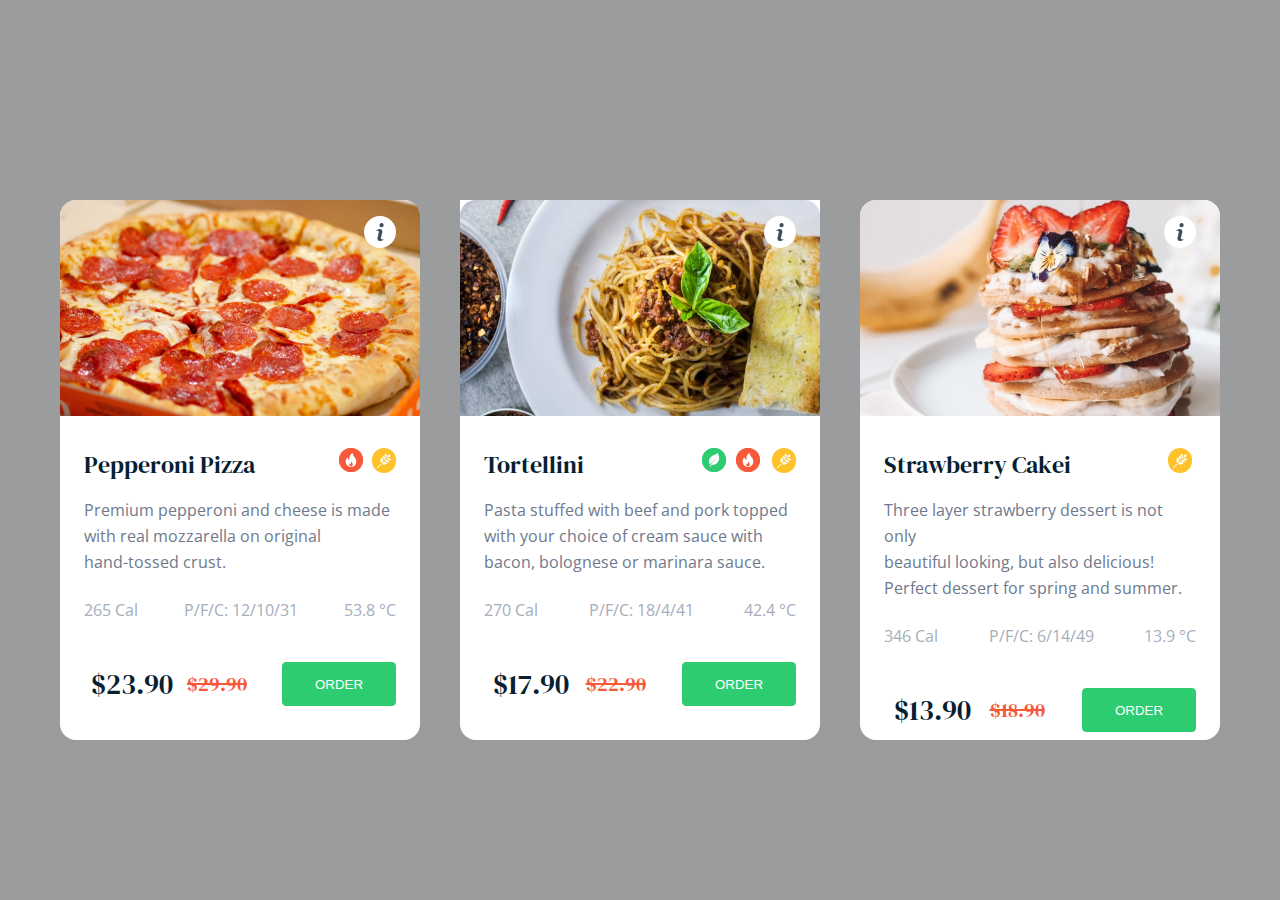
<file: index.html>
<!DOCTYPE html>
<html lang="en">
  <head>
    <meta charset="UTF-8" />
    <meta name="viewport" content="width=device-width, initial-scale=1.0" />
    <link rel="stylesheet" href="acces/fonts/stylesheet.css" />
    <link rel="stylesheet" href="acces/css/style.css" />
    <title>valdo food tablo</title>
  </head>
  <body>
    <section>
      <div class="menu-outside">
        <article class="food-article">
          <div class="foto-div">
            <img src="acces/img/Pizza Photo.png" alt="peperoni" />
            <article class="info-article">
              <img src="acces/img/info.png" alt="info" />
            </article>
          </div>
          <div class="text-outside">
            <div class="h-div">
              <h2>Pepperoni Pizza</h2>
              <div class="piza-icons">
                <article class="hot-icon">
                  <img src="acces/img/Food Icons/Hot Icon.png" alt="hot food" />
                </article>
                <article class="puris-ocon">
                  <img src="acces/img/Food Icons/wheat.svg" alt="" />
                </article>
              </div>
            </div>
            <div class="paragraf">
              <p>Premium pepperoni and cheese is made</p>
              <p>with real mozzarella on original</p>
              <p>hand-tossed crust.</p>
            </div>
            <div class="paragraf-desctiption">
              <article><p>265 Cal</p></article>
              <article><p>P/F/C: 12/10/31</p></article>
              <article><p>53.8 °C</p></article>
            </div>
            <div class="price-div">
              <div class="price-only">
                <span class="new-price"><p>$23.90</p></span>
                <span class="old-price"><p>$29.90</p></span>
              </div>
              <button class="button-text">ORDER</button>
            </div>
          </div>
        </article>
        <article class="food-article">
          <div class="foto-div">
            <img src="acces/img/pasta.jpg" alt="peperoni" />
            <article class="info-article">
              <img src="acces/img/info.png" alt="info" />
            </article>
          </div>
          <div class="text-outside">
            <div class="h-div">
              <h2>Tortellini</h2>
              <div class="pasta-icons">
                <article class="bio-icon">
                  <img
                    src="acces/img/Food Icons/Organic Icon.png"
                    alt="organic"
                  />
                </article>
                <article class="hot-icon">
                  <img src="acces/img/Food Icons/Hot Icon.png" alt="hot food" />
                </article>
                <article class="puris-ocon">
                  <img src="acces/img/Food Icons/wheat.svg" alt="" />
                </article>
              </div>
            </div>
            <div class="paragraf">
              <p>Pasta stuffed with beef and pork topped</p>
              <p>with your choice of cream sauce with</p>
              <p>bacon, bolognese or marinara sauce.</p>
            </div>
            <div class="paragraf-desctiption">
              <article><p>270 Cal</p></article>
              <article><p>P/F/C: 18/4/41</p></article>
              <article><p>42.4 °C</p></article>
            </div>
            <div class="price-div">
              <div class="price-only">
                <span class="new-price"><p>$17.90</p></span>
                <span class="old-price"><p>$22.90</p></span>
              </div>
              <button class="button-text">ORDER</button>
            </div>
          </div>
        </article>
        <article class="food-article">
          <div class="foto-div">
            <img src="acces/img/blinebi.png" alt="blinebi" />
            <article class="info-article">
              <img src="acces/img/info.png" alt="info" />
            </article>
          </div>
          <div class="text-outside">
            <div class="h-div">
              <h2>Strawberry Cakei</h2>
              <div class="blini-icons">
                <article class="puris-ocon">
                  <img src="acces/img/Food Icons/wheat.svg" alt="" />
                </article>
              </div>
            </div>
            <div class="paragraf">
              <p>Three layer strawberry dessert is not only</p>
              <p>beautiful looking, but also delicious!</p>
              <p>Perfect dessert for spring and summer.</p>
            </div>
            <div class="paragraf-desctiption">
              <span><p>346 Cal</p></span>
              <span><p>P/F/C: 6/14/49</p></span>
              <span><p>13.9 °C</p></span>
            </div>
            <div class="price-div">
              <div class="price-only">
                <span class="new-price"><p>$13.90</p></span>
                <span class="old-price"><p>$18.90</p></span>
              </div>
              <button class="button-text">ORDER</button>
            </div>
          </div>
        </article>
      </div>
    </section>
  </body>
</html>
</file>
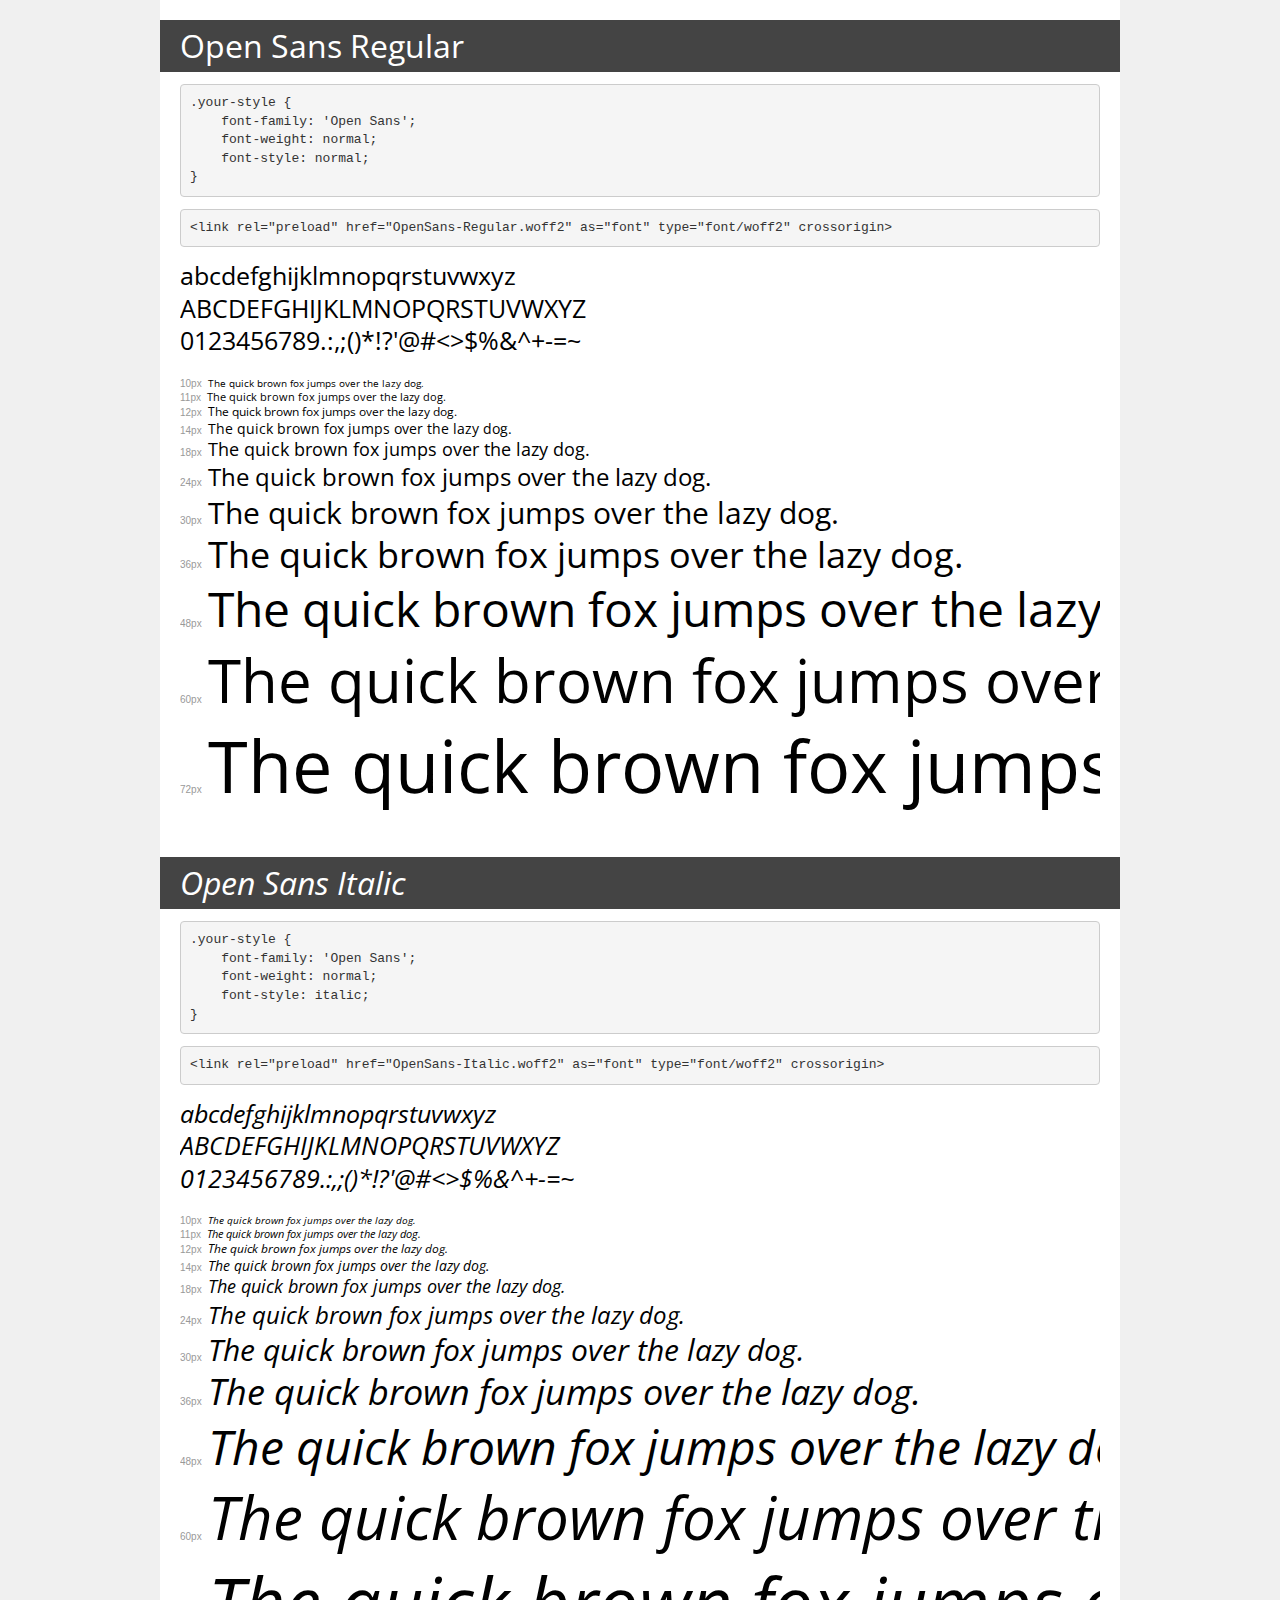
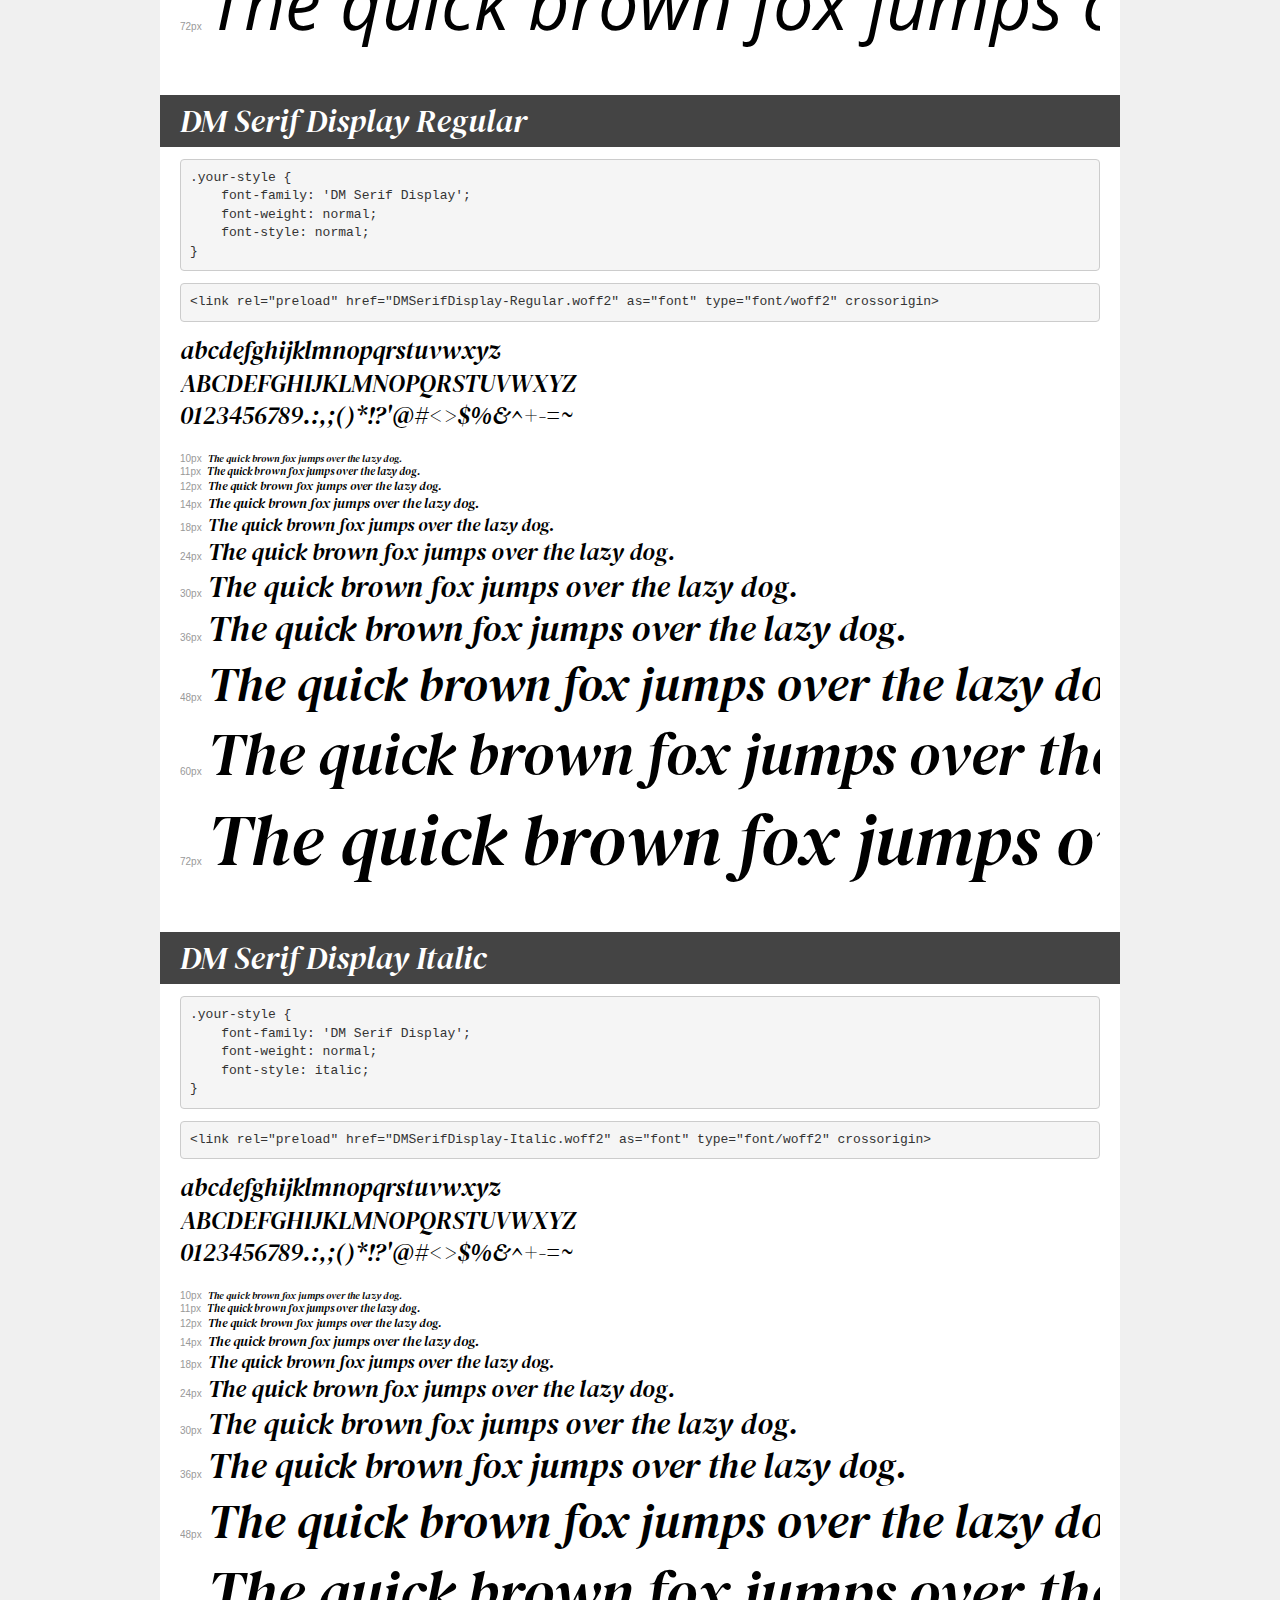
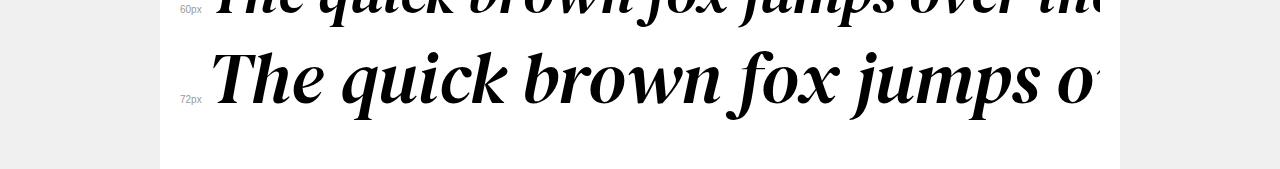
<file: acces/fonts/demo.html>
<!DOCTYPE html>
<html lang="en">
<head>
    <meta charset="utf-8">
    <meta http-equiv="X-UA-Compatible" content="IE=edge">
    <meta name="viewport" content="width=device-width, initial-scale=1">
    <meta name="robots" content="noindex, noarchive">
    <meta name="format-detection" content="telephone=no">
    <title>Transfonter demo</title>
    <link href="stylesheet.css" rel="stylesheet">
    <style>
        /*
        http://meyerweb.com/eric/tools/css/reset/
        v2.0 | 20110126
        License: none (public domain)
        */
        html, body, div, span, applet, object, iframe,
        h1, h2, h3, h4, h5, h6, p, blockquote, pre,
        a, abbr, acronym, address, big, cite, code,
        del, dfn, em, img, ins, kbd, q, s, samp,
        small, strike, strong, sub, sup, tt, var,
        b, u, i, center,
        dl, dt, dd, ol, ul, li,
        fieldset, form, label, legend,
        table, caption, tbody, tfoot, thead, tr, th, td,
        article, aside, canvas, details, embed,
        figure, figcaption, footer, header, hgroup,
        menu, nav, output, ruby, section, summary,
        time, mark, audio, video {
            margin: 0;
            padding: 0;
            border: 0;
            font-size: 100%;
            font: inherit;
            vertical-align: baseline;
        }
        /* HTML5 display-role reset for older browsers */
        article, aside, details, figcaption, figure,
        footer, header, hgroup, menu, nav, section {
            display: block;
        }
        body {
            line-height: 1;
        }
        ol, ul {
            list-style: none;
        }
        blockquote, q {
            quotes: none;
        }
        blockquote:before, blockquote:after,
        q:before, q:after {
            content: '';
            content: none;
        }
        table {
            border-collapse: collapse;
            border-spacing: 0;
        }
        /* demo styles */
        body {
            background: #f0f0f0;
            color: #000;
        }
        .page {
            background: #fff;
            width: 920px;
            margin: 0 auto;
            padding: 20px 20px 0 20px;
            overflow: hidden;
        }
        .font-container {
            overflow-x: auto;
            overflow-y: hidden;
            margin-bottom: 40px;
            line-height: 1.3;
            white-space: nowrap;
            padding-bottom: 5px;
        }
        h1 {
            position: relative;
            background: #444;
            font-size: 32px;
            color: #fff;
            padding: 10px 20px;
            margin: 0 -20px 12px -20px;
        }
        .letters {
            font-size: 25px;
            margin-bottom: 20px;
        }
        .s10:before {
            content: '10px';
        }
        .s11:before {
            content: '11px';
        }
        .s12:before {
            content: '12px';
        }
        .s14:before {
            content: '14px';
        }
        .s18:before {
            content: '18px';
        }
        .s24:before {
            content: '24px';
        }
        .s30:before {
            content: '30px';
        }
        .s36:before {
            content: '36px';
        }
        .s48:before {
            content: '48px';
        }
        .s60:before {
            content: '60px';
        }
        .s72:before {
            content: '72px';
        }
        .s10:before, .s11:before, .s12:before, .s14:before,
        .s18:before, .s24:before, .s30:before, .s36:before,
        .s48:before, .s60:before, .s72:before {
            font-family: Arial, sans-serif;
            font-size: 10px;
            font-weight: normal;
            font-style: normal;
            color: #999;
            padding-right: 6px;
        }
        pre {
            display: block;
            padding: 9px;
            margin: 0 0 12px;
            font-family: Monaco, Menlo, Consolas, "Courier New", monospace;
            font-size: 13px;
            line-height: 1.428571429;
            color: #333;
            font-weight: normal;
            font-style: normal;
            background-color: #f5f5f5;
            border: 1px solid #ccc;
            overflow-x: auto;
            border-radius: 4px;
        }
        /* responsive */
        @media (max-width: 959px) {
            .page {
                width: auto;
                margin: 0;
            }
        }
    </style>
</head>
<body>
<div class="page">
    <div class="demo">
        <h1 style="font-family: 'Open Sans'; font-weight: normal; font-style: normal;">Open Sans Regular</h1>
        <pre title="Usage">.your-style {
    font-family: 'Open Sans';
    font-weight: normal;
    font-style: normal;
}</pre>
        <pre title="Preload (optional)">
&lt;link rel=&quot;preload&quot; href=&quot;OpenSans-Regular.woff2&quot; as=&quot;font&quot; type=&quot;font/woff2&quot; crossorigin&gt;</pre>
        <div class="font-container" style="font-family: 'Open Sans'; font-weight: normal; font-style: normal;">
            <p class="letters">
                abcdefghijklmnopqrstuvwxyz<br>
ABCDEFGHIJKLMNOPQRSTUVWXYZ<br>
                0123456789.:,;()*!?'@#&lt;&gt;$%&^+-=~
            </p>
            <p class="s10" style="font-size: 10px;">The quick brown fox jumps over the lazy dog.</p>
            <p class="s11" style="font-size: 11px;">The quick brown fox jumps over the lazy dog.</p>
            <p class="s12" style="font-size: 12px;">The quick brown fox jumps over the lazy dog.</p>
            <p class="s14" style="font-size: 14px;">The quick brown fox jumps over the lazy dog.</p>
            <p class="s18" style="font-size: 18px;">The quick brown fox jumps over the lazy dog.</p>
            <p class="s24" style="font-size: 24px;">The quick brown fox jumps over the lazy dog.</p>
            <p class="s30" style="font-size: 30px;">The quick brown fox jumps over the lazy dog.</p>
            <p class="s36" style="font-size: 36px;">The quick brown fox jumps over the lazy dog.</p>
            <p class="s48" style="font-size: 48px;">The quick brown fox jumps over the lazy dog.</p>
            <p class="s60" style="font-size: 60px;">The quick brown fox jumps over the lazy dog.</p>
            <p class="s72" style="font-size: 72px;">The quick brown fox jumps over the lazy dog.</p>
        </div>
    </div>

    <div class="demo">
        <h1 style="font-family: 'Open Sans'; font-weight: normal; font-style: italic;">Open Sans Italic</h1>
        <pre title="Usage">.your-style {
    font-family: 'Open Sans';
    font-weight: normal;
    font-style: italic;
}</pre>
        <pre title="Preload (optional)">
&lt;link rel=&quot;preload&quot; href=&quot;OpenSans-Italic.woff2&quot; as=&quot;font&quot; type=&quot;font/woff2&quot; crossorigin&gt;</pre>
        <div class="font-container" style="font-family: 'Open Sans'; font-weight: normal; font-style: italic;">
            <p class="letters">
                abcdefghijklmnopqrstuvwxyz<br>
ABCDEFGHIJKLMNOPQRSTUVWXYZ<br>
                0123456789.:,;()*!?'@#&lt;&gt;$%&^+-=~
            </p>
            <p class="s10" style="font-size: 10px;">The quick brown fox jumps over the lazy dog.</p>
            <p class="s11" style="font-size: 11px;">The quick brown fox jumps over the lazy dog.</p>
            <p class="s12" style="font-size: 12px;">The quick brown fox jumps over the lazy dog.</p>
            <p class="s14" style="font-size: 14px;">The quick brown fox jumps over the lazy dog.</p>
            <p class="s18" style="font-size: 18px;">The quick brown fox jumps over the lazy dog.</p>
            <p class="s24" style="font-size: 24px;">The quick brown fox jumps over the lazy dog.</p>
            <p class="s30" style="font-size: 30px;">The quick brown fox jumps over the lazy dog.</p>
            <p class="s36" style="font-size: 36px;">The quick brown fox jumps over the lazy dog.</p>
            <p class="s48" style="font-size: 48px;">The quick brown fox jumps over the lazy dog.</p>
            <p class="s60" style="font-size: 60px;">The quick brown fox jumps over the lazy dog.</p>
            <p class="s72" style="font-size: 72px;">The quick brown fox jumps over the lazy dog.</p>
        </div>
    </div>

    <div class="demo">
        <h1 style="font-family: 'DM Serif Display'; font-weight: normal; font-style: normal;">DM Serif Display Regular</h1>
        <pre title="Usage">.your-style {
    font-family: 'DM Serif Display';
    font-weight: normal;
    font-style: normal;
}</pre>
        <pre title="Preload (optional)">
&lt;link rel=&quot;preload&quot; href=&quot;DMSerifDisplay-Regular.woff2&quot; as=&quot;font&quot; type=&quot;font/woff2&quot; crossorigin&gt;</pre>
        <div class="font-container" style="font-family: 'DM Serif Display'; font-weight: normal; font-style: normal;">
            <p class="letters">
                abcdefghijklmnopqrstuvwxyz<br>
ABCDEFGHIJKLMNOPQRSTUVWXYZ<br>
                0123456789.:,;()*!?'@#&lt;&gt;$%&^+-=~
            </p>
            <p class="s10" style="font-size: 10px;">The quick brown fox jumps over the lazy dog.</p>
            <p class="s11" style="font-size: 11px;">The quick brown fox jumps over the lazy dog.</p>
            <p class="s12" style="font-size: 12px;">The quick brown fox jumps over the lazy dog.</p>
            <p class="s14" style="font-size: 14px;">The quick brown fox jumps over the lazy dog.</p>
            <p class="s18" style="font-size: 18px;">The quick brown fox jumps over the lazy dog.</p>
            <p class="s24" style="font-size: 24px;">The quick brown fox jumps over the lazy dog.</p>
            <p class="s30" style="font-size: 30px;">The quick brown fox jumps over the lazy dog.</p>
            <p class="s36" style="font-size: 36px;">The quick brown fox jumps over the lazy dog.</p>
            <p class="s48" style="font-size: 48px;">The quick brown fox jumps over the lazy dog.</p>
            <p class="s60" style="font-size: 60px;">The quick brown fox jumps over the lazy dog.</p>
            <p class="s72" style="font-size: 72px;">The quick brown fox jumps over the lazy dog.</p>
        </div>
    </div>

    <div class="demo">
        <h1 style="font-family: 'DM Serif Display'; font-weight: normal; font-style: italic;">DM Serif Display Italic</h1>
        <pre title="Usage">.your-style {
    font-family: 'DM Serif Display';
    font-weight: normal;
    font-style: italic;
}</pre>
        <pre title="Preload (optional)">
&lt;link rel=&quot;preload&quot; href=&quot;DMSerifDisplay-Italic.woff2&quot; as=&quot;font&quot; type=&quot;font/woff2&quot; crossorigin&gt;</pre>
        <div class="font-container" style="font-family: 'DM Serif Display'; font-weight: normal; font-style: italic;">
            <p class="letters">
                abcdefghijklmnopqrstuvwxyz<br>
ABCDEFGHIJKLMNOPQRSTUVWXYZ<br>
                0123456789.:,;()*!?'@#&lt;&gt;$%&^+-=~
            </p>
            <p class="s10" style="font-size: 10px;">The quick brown fox jumps over the lazy dog.</p>
            <p class="s11" style="font-size: 11px;">The quick brown fox jumps over the lazy dog.</p>
            <p class="s12" style="font-size: 12px;">The quick brown fox jumps over the lazy dog.</p>
            <p class="s14" style="font-size: 14px;">The quick brown fox jumps over the lazy dog.</p>
            <p class="s18" style="font-size: 18px;">The quick brown fox jumps over the lazy dog.</p>
            <p class="s24" style="font-size: 24px;">The quick brown fox jumps over the lazy dog.</p>
            <p class="s30" style="font-size: 30px;">The quick brown fox jumps over the lazy dog.</p>
            <p class="s36" style="font-size: 36px;">The quick brown fox jumps over the lazy dog.</p>
            <p class="s48" style="font-size: 48px;">The quick brown fox jumps over the lazy dog.</p>
            <p class="s60" style="font-size: 60px;">The quick brown fox jumps over the lazy dog.</p>
            <p class="s72" style="font-size: 72px;">The quick brown fox jumps over the lazy dog.</p>
        </div>
    </div>

</div>
</body>
</html>
</file>
<file: acces/fonts/stylesheet.css>
@font-face {
  font-family: "Open Sans";
  src: url("OpenSans-Regular.eot");
  src: url("OpenSans-Regular.eot?#iefix") format("embedded-opentype"),
    url("OpenSans-Regular.woff2") format("woff2"),
    url("OpenSans-Regular.woff") format("woff"),
    url("OpenSans-Regular.ttf") format("truetype"),
    url("OpenSans-Regular.svg#OpenSans-Regular") format("svg");
  font-weight: normal;
  font-style: normal;
  font-display: swap;
}

@font-face {
  font-family: "Open Sans";
  src: url("OpenSans-Italic.eot");
  src: url("OpenSans-Italic.eot?#iefix") format("embedded-opentype"),
    url("OpenSans-Italic.woff2") format("woff2"),
    url("OpenSans-Italic.woff") format("woff"),
    url("OpenSans-Italic.ttf") format("truetype"),
    url("OpenSans-Italic.svg#OpenSans-Italic") format("svg");
  font-weight: normal;
  font-style: italic;
  font-display: swap;
}

@font-face {
  font-family: "DM Serif Display";
  src: url("DMSerifDisplay-Regular.eot");
  src: url("DMSerifDisplay-Regular.eot?#iefix") format("embedded-opentype"),
    url("DMSerifDisplay-Regular.woff2") format("woff2"),
    url("DMSerifDisplay-Regular.woff") format("woff"),
    url("DMSerifDisplay-Regular.ttf") format("truetype"),
    url("DMSerifDisplay-Regular.svg#DMSerifDisplay-Regular") format("svg");
  font-weight: normal;
  font-style: normal;
  font-display: swap;
}

@font-face {
  font-family: "DM Serif Display";
  src: url("DMSerifDisplay-Italic.eot");
  src: url("DMSerifDisplay-Italic.eot?#iefix") format("embedded-opentype"),
    url("DMSerifDisplay-Italic.woff2") format("woff2"),
    url("DMSerifDisplay-Italic.woff") format("woff"),
    url("DMSerifDisplay-Italic.ttf") format("truetype"),
    url("DMSerifDisplay-Italic.svg#DMSerifDisplay-Italic") format("svg");
}

@font-face {
  font-family: "Open Sans";
  src: url("OpenSans-Regular.eot reg");
  src: url("OpenSans-Regular.eot?#iefix") format("embedded-opentype"),
    url("OpenSans-Regular.woff2") format("woff2"),
    url("OpenSans-Regular.woff") format("woff"),
    url("OpenSans-Regular.ttf") format("truetype"),
    url("OpenSans-Regular.svg#OpenSans-Regular") format("svg");
}

@font-face {
  font-family: "Open Sans it";
  src: url("OpenSans-Italic.eot");
  src: url("OpenSans-Italic.eot?#iefix") format("embedded-opentype"),
    url("OpenSans-Italic.woff2") format("woff2"),
    url("OpenSans-Italic.woff") format("woff"),
    url("OpenSans-Italic.ttf") format("truetype"),
    url("OpenSans-Italic.svg#OpenSans-Italic") format("svg");
}

@font-face {
  font-family: "DM Serif Display reg";
  src: url("DMSerifDisplay-Regular.eot");
  src: url("DMSerifDisplay-Regular.eot?#iefix") format("embedded-opentype"),
    url("DMSerifDisplay-Regular.woff2") format("woff2"),
    url("DMSerifDisplay-Regular.woff") format("woff"),
    url("DMSerifDisplay-Regular.ttf") format("truetype"),
    url("DMSerifDisplay-Regular.svg#DMSerifDisplay-Regular") format("svg");
}

@font-face {
  font-family: "DM Serif Display it";
  src: url("DMSerifDisplay-Italic.eot");
  src: url("DMSerifDisplay-Italic.eot?#iefix") format("embedded-opentype"),
    url("DMSerifDisplay-Italic.woff2") format("woff2"),
    url("DMSerifDisplay-Italic.woff") format("woff"),
    url("DMSerifDisplay-Italic.ttf") format("truetype"),
    url("DMSerifDisplay-Italic.svg#DMSerifDisplay-Italic") format("svg");
}
</file>
<file: acces/css/style.css>
* {
  margin: 0;
  padding: 0;
  box-sizing: border-box;
}
section {
  max-width: 1920px;
  width: 100%;
  height: 100vh;
  display: flex;
  justify-content: center;
  background-color: rgb(154, 156, 158);
}
.menu-outside {
  padding-top: 200px;
  max-width: 1160px;
  width: 100%;
  min-height: 528px;
  height: 100%;
  display: flex;
  justify-content: space-between;
}
.food-article {
  max-width: 360px;
  width: 100%;
  max-height: 540px;
  height: 100%;
  display: flex;
  flex-direction: column;
  align-items: center;
  background-color: #ffffff;
  border-radius: 16px;
}
.foto-div {
  position: relative;
  max-width: 360px;
  width: 100%;
  height: 216px;
}
.foto-div img {
  width: 100%;
  border-radius: 16px, 16px, 0px, 0px;
}
.info-article {
  position: absolute;
  max-width: 32px;
  max-height: 32px;
  width: 100%;
  height: 100%;
  background-color: #ffffff;
  border-radius: 32px;
  top: 16px;
  right: 24px;
  display: flex;
  justify-content: center;
  align-items: center;
}
.info-article img {
  max-width: 16px;
  width: 100%;
  max-height: 18px;
  height: 100%;
}
.text-outside {
  max-width: 312px;
  width: 100%;
  min-height: 280px;
  height: 100%;
  display: flex;
  flex-direction: column;
  align-items: center;
}
.h-div {
  margin-top: 32px;
  margin-bottom: 24px;
  max-width: 312px;
  width: 100%;
  max-height: 25px;
  height: 100%;
  display: flex;
  justify-content: space-between;
}
h2 {
  font-family: "DM Serif Display reg";
  color: #081f32;
  font-size: 24px;
  font-weight: 400;
  max-width: 200px;
  width: 100%;
}
.piza-icons {
  max-width: 57px;
  width: 100%;
  min-height: 24px;
  height: 100%;
  display: flex;
  justify-content: space-between;
}
.bio-icon {
  margin-right: 2px;
  max-width: 24px;
  max-height: 24px;
  width: 100%;
  height: 100%;
  border-radius: 24px;
  background-color: #2ecc71;
  display: flex;
  justify-content: center;
  align-items: center;
}
.hot-icon {
  margin-right: 2px;
  max-width: 24px;
  max-height: 24px;
  width: 100%;
  height: 100%;
  border-radius: 24px;
  background-color: #f8593b;
  display: flex;
  justify-content: center;
  align-items: center;
}
.puris-ocon {
  margin-left: 2px;
  display: flex;
  justify-content: center;
  align-items: center;
  max-width: 24px;
  min-height: 24px;
  width: 100%;
  height: 100%;
  border-radius: 24px;
  background-color: #ffc22b;
}
.paragraf {
  max-width: 312px;
  width: 100%;

  font-family: "Open Sans";
  color: #6e798c;
  font-size: 16px;
  line-height: 26px;
}
.paragraf-desctiption {
  display: flex;
  justify-content: space-between;
  max-width: 312px;
  width: 100%;
  font-family: "Open Sans";
  color: #a5adbb;
  margin-top: 24px;
}
.price-div {
  margin-top: 41px;
  display: flex;
  justify-content: space-between;
  align-items: center;
  max-width: 312px;
  width: 100%;
}
.new-price {
  font-size: 28px;
  color: #081f32;
  font-family: "DM Serif Display reg";
}
.old-price {
  font-size: 20px;
  font-family: "DM Serif Display reg";
  color: #f8593b;
  text-decoration: line-through;
}
.price-only {
  max-width: 170px;
  width: 100%;
  display: flex;
  justify-content: space-around;
  align-items: center;
}
.button-text {
  max-width: 114px;
  height: 44px;
  width: 100%;
  background-color: #2ecc71;
  color: #ffffff;
  border: 0.1px solid #2ecc71;
  border-radius: 4px;
}
.pasta-icons {
  max-width: 94px;
  width: 100%;
  min-height: 24px;
  height: 100%;
  display: flex;
  justify-content: space-between;
}
.blini-icons {
  max-width: 30px;
  width: 100%;
  min-height: 24px;
  height: 100%;
  display: flex;
  justify-content: space-between;
}
</file>
